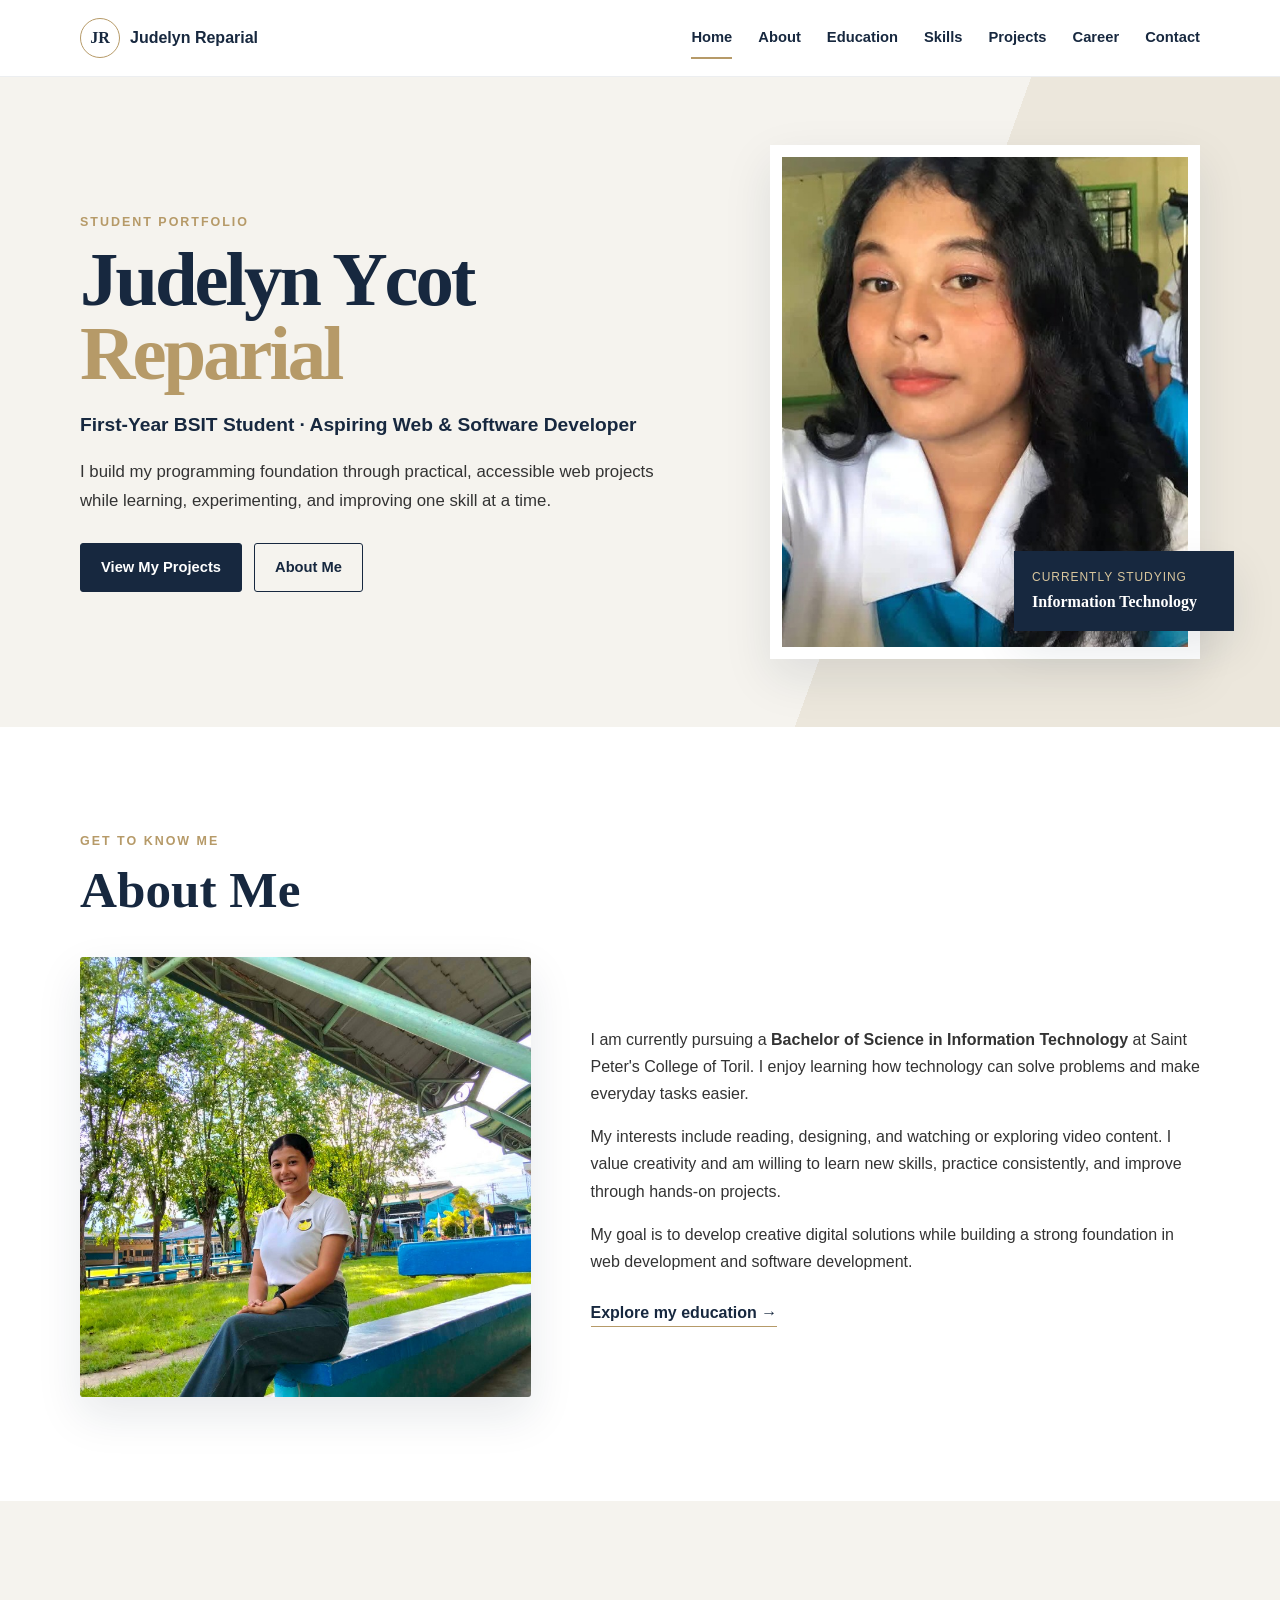
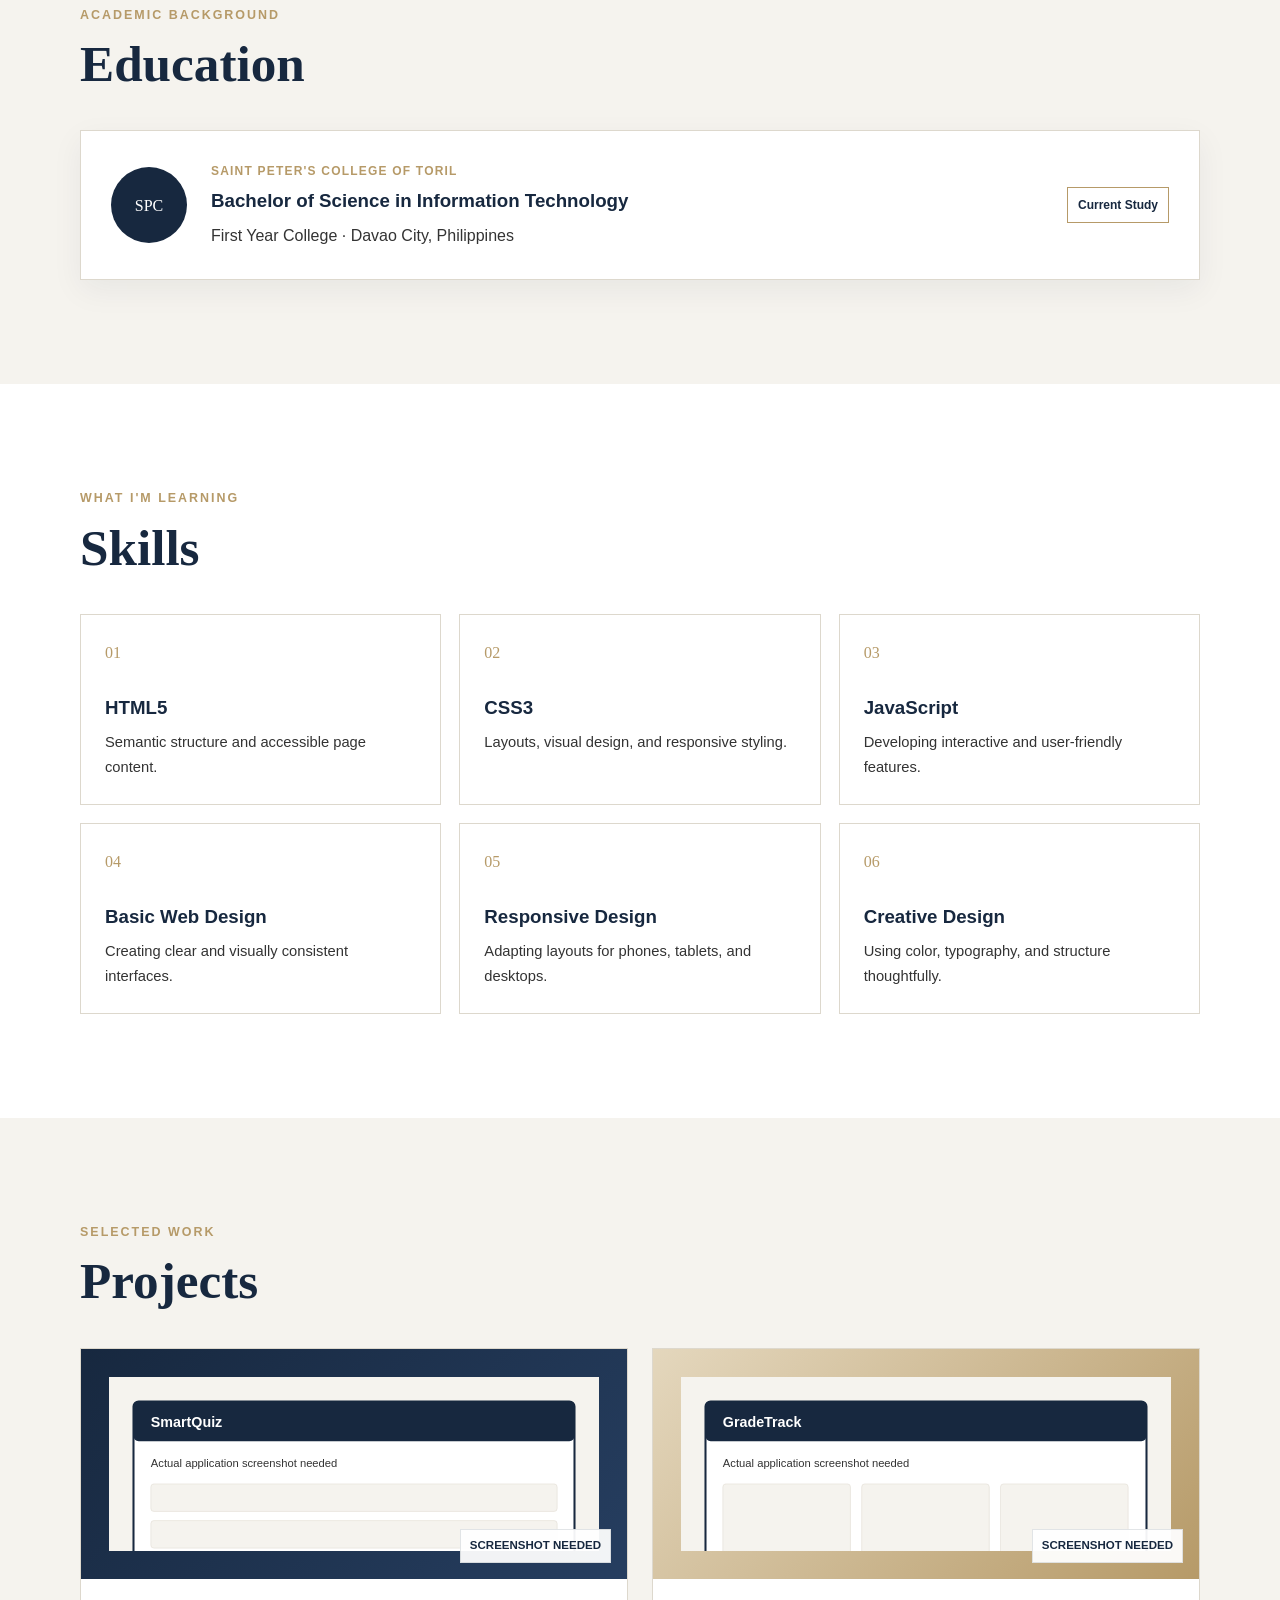
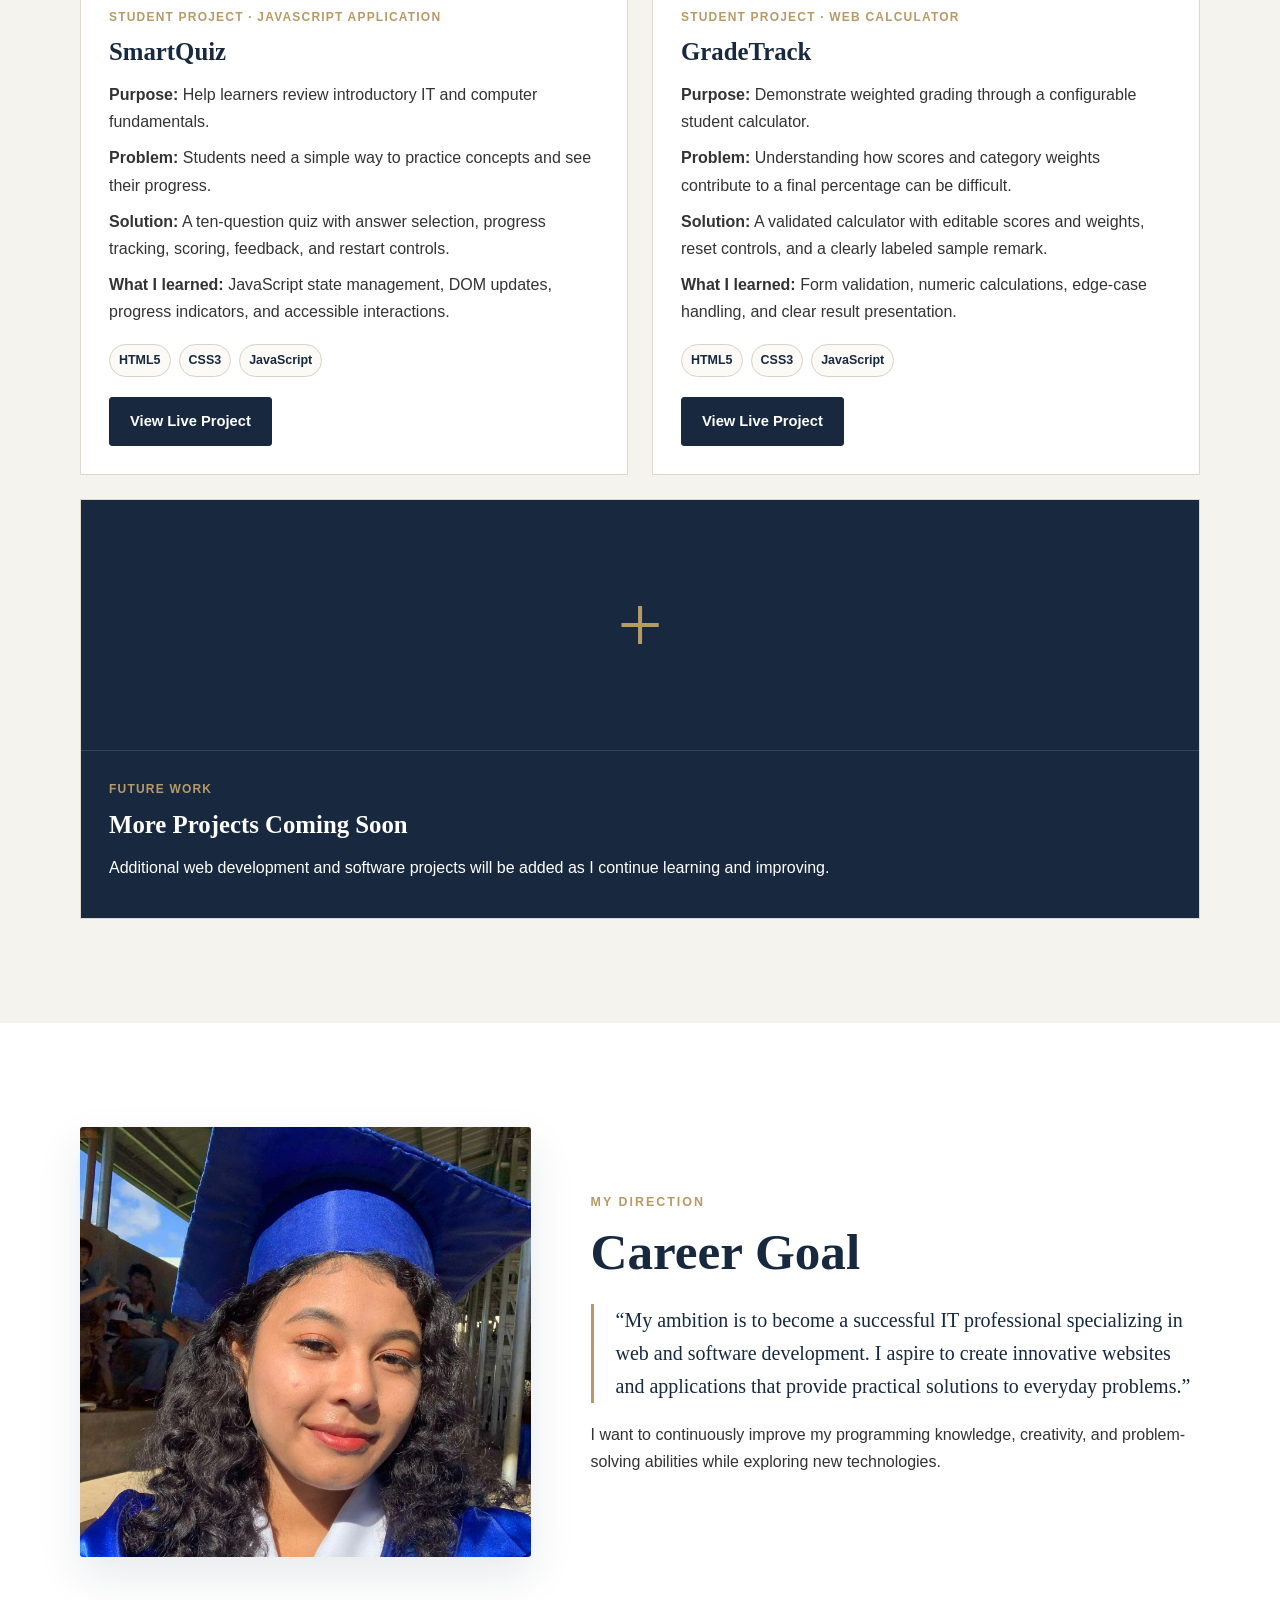
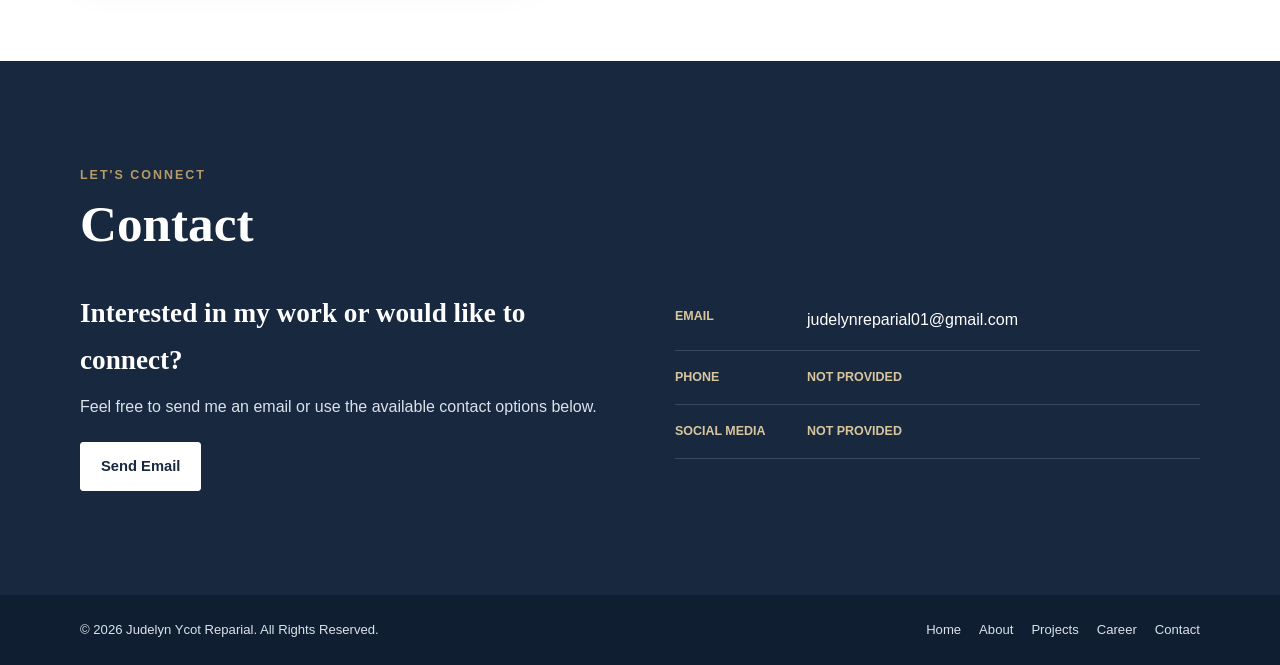
<file: index.html>
<!doctype html>
<html lang="en">
<head>
  <meta charset="UTF-8">
  <meta name="viewport" content="width=device-width, initial-scale=1.0">
  <meta name="description" content="Portfolio of Judelyn Ycot Reparial, a first-year BSIT student at Saint Peter's College of Toril in Davao City.">
  <meta name="theme-color" content="#17283F">
  <meta property="og:title" content="Judelyn Ycot Reparial | BSIT Student Portfolio">
  <meta property="og:description" content="Explore Judelyn's web development projects, skills, and education as a first-year BSIT student.">
  <meta property="og:type" content="website">
  <title>Judelyn Ycot Reparial | BSIT Student Portfolio</title>
  <link rel="icon" href="assets/favicon.svg" type="image/svg+xml">
  <link rel="stylesheet" href="css/style.css">
</head>
<body>
  <a class="skip-link" href="#main-content">Skip to main content</a>
  <header class="site-header" id="top">
    <nav class="nav container" aria-label="Primary navigation">
      <a class="brand" href="#home" aria-label="Judelyn portfolio home">
        <span class="brand-mark">JR</span>
        <span>Judelyn Reparial</span>
      </a>
      <button class="menu-toggle" type="button" aria-expanded="false" aria-controls="nav-links" aria-label="Open navigation">
        <span></span><span></span><span></span>
      </button>
      <div class="nav-links" id="nav-links">
        <a class="nav-link active" href="#home">Home</a>
        <a class="nav-link" href="#about">About</a>
        <a class="nav-link" href="#education">Education</a>
        <a class="nav-link" href="#skills">Skills</a>
        <a class="nav-link" href="#projects">Projects</a>
        <a class="nav-link" href="#career">Career</a>
        <a class="nav-link" href="#contact">Contact</a>
      </div>
    </nav>
  </header>

  <main id="main-content">
    <section class="hero" id="home">
      <div class="container hero-grid">
        <div class="hero-copy">
          <p class="eyebrow">Student Portfolio</p>
          <h1>Judelyn Ycot <span>Reparial</span></h1>
          <p class="hero-role">First-Year BSIT Student · Aspiring Web &amp; Software Developer</p>
          <p class="hero-text">I build my programming foundation through practical, accessible web projects while learning, experimenting, and improving one skill at a time.</p>
          <div class="hero-actions">
            <a class="button button-primary" href="#projects">View My Projects</a>
            <a class="button button-secondary" href="#about">About Me</a>
          </div>
        </div>
        <div class="hero-visual">
          <div class="portrait-frame">
            <img src="assets/images/profile.jpg" alt="Portrait of Judelyn Ycot Reparial" width="768" height="782" fetchpriority="high">
          </div>
          <div class="portrait-note">
            <span>Currently studying</span>
            <strong>Information Technology</strong>
          </div>
        </div>
      </div>
    </section>

    <section class="section" id="about">
      <div class="container">
        <div class="section-heading">
          <p class="eyebrow">Get to Know Me</p>
          <h2>About Me</h2>
        </div>
        <div class="about-grid">
          <div class="about-photo">
            <img src="assets/images/campus.jpg" alt="Judelyn sitting outdoors on campus" width="768" height="1024" loading="lazy">
          </div>
          <div class="about-copy">
            <p>I am currently pursuing a <strong>Bachelor of Science in Information Technology</strong> at Saint Peter's College of Toril. I enjoy learning how technology can solve problems and make everyday tasks easier.</p>
            <p>My interests include reading, designing, and watching or exploring video content. I value creativity and am willing to learn new skills, practice consistently, and improve through hands-on projects.</p>
            <p>My goal is to develop creative digital solutions while building a strong foundation in web development and software development.</p>
            <a class="text-link" href="#education">Explore my education <span aria-hidden="true">→</span></a>
          </div>
        </div>
      </div>
    </section>

    <section class="section section-tinted" id="education">
      <div class="container">
        <div class="section-heading">
          <p class="eyebrow">Academic Background</p>
          <h2>Education</h2>
        </div>
        <article class="education-card">
          <div class="education-icon" aria-hidden="true">SPC</div>
          <div>
            <p class="card-kicker">Saint Peter's College of Toril</p>
            <h3>Bachelor of Science in Information Technology</h3>
            <p>First Year College · Davao City, Philippines</p>
          </div>
          <span class="status-badge">Current Study</span>
        </article>
      </div>
    </section>

    <section class="section" id="skills">
      <div class="container">
        <div class="section-heading">
          <p class="eyebrow">What I'm Learning</p>
          <h2>Skills</h2>
        </div>
        <div class="skill-grid">
          <article class="skill-card"><span class="skill-number">01</span><h3>HTML5</h3><p>Semantic structure and accessible page content.</p></article>
          <article class="skill-card"><span class="skill-number">02</span><h3>CSS3</h3><p>Layouts, visual design, and responsive styling.</p></article>
          <article class="skill-card"><span class="skill-number">03</span><h3>JavaScript</h3><p>Developing interactive and user-friendly features.</p></article>
          <article class="skill-card"><span class="skill-number">04</span><h3>Basic Web Design</h3><p>Creating clear and visually consistent interfaces.</p></article>
          <article class="skill-card"><span class="skill-number">05</span><h3>Responsive Design</h3><p>Adapting layouts for phones, tablets, and desktops.</p></article>
          <article class="skill-card"><span class="skill-number">06</span><h3>Creative Design</h3><p>Using color, typography, and structure thoughtfully.</p></article>
        </div>
      </div>
    </section>

    <section class="section section-tinted" id="projects">
      <div class="container">
        <div class="section-heading">
          <p class="eyebrow">Selected Work</p>
          <h2>Projects</h2>
        </div>
        <div class="project-grid">
          <article class="project-card">
            <div class="project-preview quiz-preview">
              <img class="project-screenshot" src="assets/images/projects/smartquiz-placeholder.svg" alt="Placeholder for a screenshot of the working SmartQuiz application" width="960" height="540" loading="lazy">
              <span class="screenshot-label">Screenshot needed</span>
            </div>
            <div class="project-body">
              <p class="card-kicker">Student Project · JavaScript Application</p>
              <h3>SmartQuiz</h3>
              <p><strong>Purpose:</strong> Help learners review introductory IT and computer fundamentals.</p>
              <p><strong>Problem:</strong> Students need a simple way to practice concepts and see their progress.</p>
              <p><strong>Solution:</strong> A ten-question quiz with answer selection, progress tracking, scoring, feedback, and restart controls.</p>
              <p><strong>What I learned:</strong> JavaScript state management, DOM updates, progress indicators, and accessible interactions.</p>
              <div class="tech-tags" aria-label="Technologies used"><span>HTML5</span><span>CSS3</span><span>JavaScript</span></div>
              <a class="button button-primary" href="projects/smartquiz/index.html" aria-label="Open the working SmartQuiz application">View Live Project</a>
            </div>
          </article>

          <article class="project-card">
            <div class="project-preview grade-preview">
              <img class="project-screenshot" src="assets/images/projects/gradetrack-placeholder.svg" alt="Placeholder for a screenshot of the working GradeTrack application" width="960" height="540" loading="lazy">
              <span class="screenshot-label">Screenshot needed</span>
            </div>
            <div class="project-body">
              <p class="card-kicker">Student Project · Web Calculator</p>
              <h3>GradeTrack</h3>
              <p><strong>Purpose:</strong> Demonstrate weighted grading through a configurable student calculator.</p>
              <p><strong>Problem:</strong> Understanding how scores and category weights contribute to a final percentage can be difficult.</p>
              <p><strong>Solution:</strong> A validated calculator with editable scores and weights, reset controls, and a clearly labeled sample remark.</p>
              <p><strong>What I learned:</strong> Form validation, numeric calculations, edge-case handling, and clear result presentation.</p>
              <div class="tech-tags" aria-label="Technologies used"><span>HTML5</span><span>CSS3</span><span>JavaScript</span></div>
              <a class="button button-primary" href="projects/gradetrack/index.html" aria-label="Open the working GradeTrack application">View Live Project</a>
            </div>
          </article>

          <article class="project-card coming-card">
            <div class="coming-mark" aria-hidden="true">+</div>
            <div class="project-body">
              <p class="card-kicker">Future Work</p>
              <h3>More Projects Coming Soon</h3>
              <p>Additional web development and software projects will be added as I continue learning and improving.</p>
            </div>
          </article>
        </div>
      </div>
    </section>

    <section class="section" id="career">
      <div class="container career-grid">
        <div class="career-photo">
          <img src="assets/images/graduation.jpg" alt="Judelyn wearing a graduation cap" width="768" height="1024" loading="lazy">
        </div>
        <div class="career-copy">
          <p class="eyebrow">My Direction</p>
          <h2>Career Goal</h2>
          <blockquote>“My ambition is to become a successful IT professional specializing in web and software development. I aspire to create innovative websites and applications that provide practical solutions to everyday problems.”</blockquote>
          <p>I want to continuously improve my programming knowledge, creativity, and problem-solving abilities while exploring new technologies.</p>
        </div>
      </div>
    </section>

    <section class="section contact-section" id="contact">
      <div class="container">
        <div class="section-heading">
          <p class="eyebrow">Let's Connect</p>
          <h2>Contact</h2>
        </div>
        <div class="contact-grid">
          <div class="contact-intro">
            <h3>Interested in my work or would like to connect?</h3>
            <p>Feel free to send me an email or use the available contact options below.</p>
            <a class="button button-light" href="mailto:judelynreparial01@gmail.com">Send Email</a>
          </div>
          <address class="contact-list">
            <div><span>Email</span><a href="mailto:judelynreparial01@gmail.com">judelynreparial01@gmail.com</a></div>
            <div><span>Phone</span><span class="contact-placeholder">Not provided</span></div>
            <div><span>Social Media</span><span class="contact-placeholder">Not provided</span></div>
          </address>
        </div>
      </div>
    </section>
  </main>

  <footer class="site-footer">
    <div class="container footer-grid">
      <p>© 2026 Judelyn Ycot Reparial. All Rights Reserved.</p>
      <nav aria-label="Footer navigation">
        <a href="#home">Home</a>
        <a href="#about">About</a>
        <a href="#projects">Projects</a>
        <a href="#career">Career</a>
        <a href="#contact">Contact</a>
      </nav>
    </div>
  </footer>
  <button class="back-to-top" type="button" aria-label="Back to top">↑</button>
  <script src="js/script.js"></script>
</body>
</html>
</file>
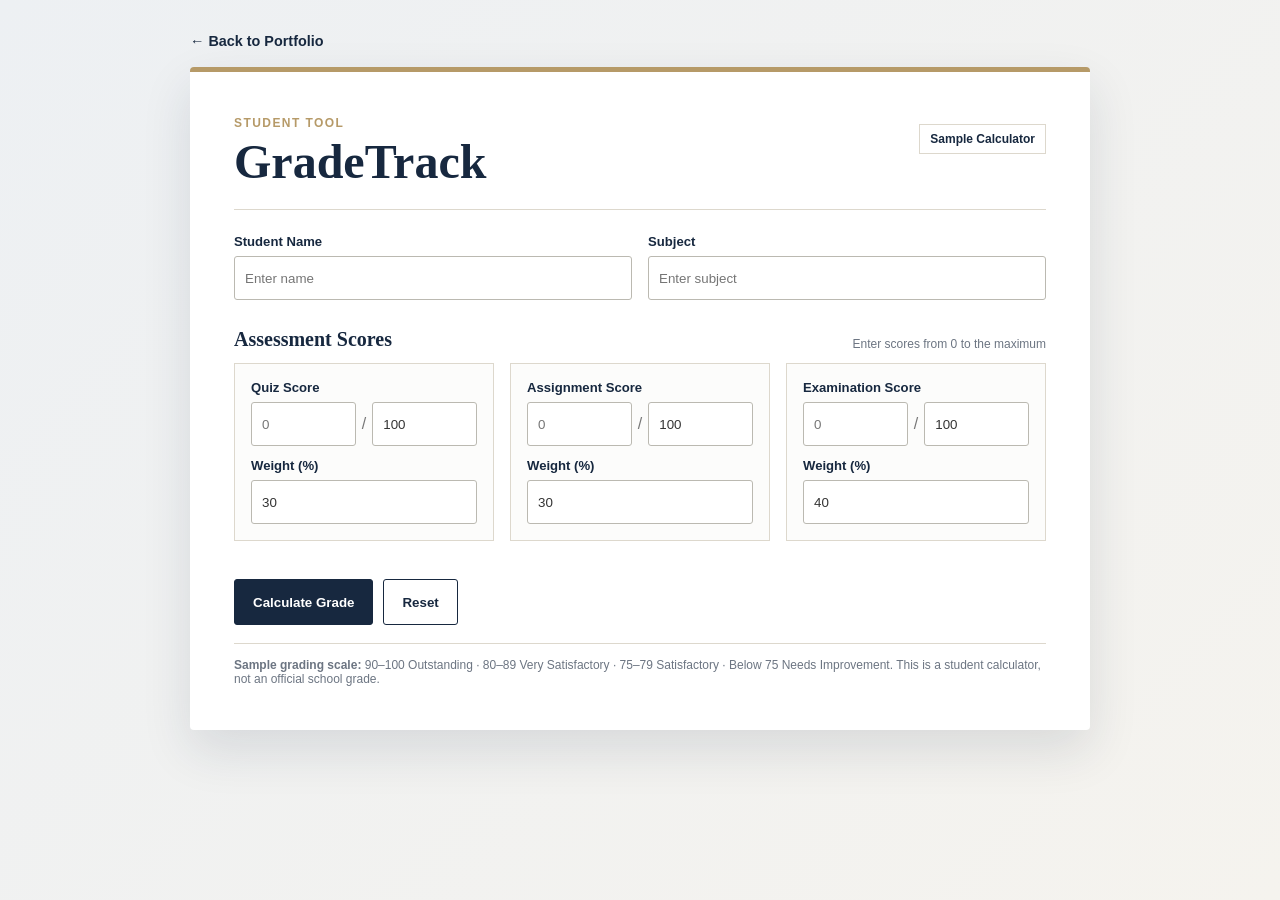
<file: projects/gradetrack/index.html>
<!doctype html>
<html lang="en">
<head>
  <meta charset="UTF-8">
  <meta name="viewport" content="width=device-width, initial-scale=1.0">
  <title>GradeTrack | Student Portfolio</title>
  <link rel="stylesheet" href="grading.css">
</head>
<body>
  <main class="app-shell">
    <a class="back-link" href="../../index.html">← Back to Portfolio</a>
    <section class="grade-card" aria-labelledby="app-title">
      <header class="grade-header">
        <div><p class="eyebrow">Student Tool</p><h1 id="app-title">GradeTrack</h1></div>
        <span class="status">Sample Calculator</span>
      </header>
      <form id="grade-form" novalidate>
        <div class="form-grid">
          <div class="field"><label for="student-name">Student Name</label><input id="student-name" type="text" placeholder="Enter name" maxlength="80" aria-describedby="form-message"></div>
          <div class="field"><label for="subject">Subject</label><input id="subject" type="text" placeholder="Enter subject" maxlength="80" aria-describedby="form-message"></div>
        </div>

        <div class="assessment-heading"><h2>Assessment Scores</h2><span>Enter scores from 0 to the maximum</span></div>
        <div class="assessment-grid">
          <div class="assessment">
            <label for="quiz-score">Quiz Score</label>
            <div class="score-row"><input id="quiz-score" type="number" min="0" step="0.01" placeholder="0"><span> / </span><input id="quiz-max" type="number" min="0.01" step="0.01" value="100" aria-label="Quiz maximum score"></div>
            <label class="weight-label" for="quiz-weight">Weight (%)</label><input id="quiz-weight" class="weight" type="number" min="0" max="100" step="0.01" value="30">
          </div>
          <div class="assessment">
            <label for="assignment-score">Assignment Score</label>
            <div class="score-row"><input id="assignment-score" type="number" min="0" step="0.01" placeholder="0"><span> / </span><input id="assignment-max" type="number" min="0.01" step="0.01" value="100" aria-label="Assignment maximum score"></div>
            <label class="weight-label" for="assignment-weight">Weight (%)</label><input id="assignment-weight" class="weight" type="number" min="0" max="100" step="0.01" value="30">
          </div>
          <div class="assessment">
            <label for="exam-score">Examination Score</label>
            <div class="score-row"><input id="exam-score" type="number" min="0" step="0.01" placeholder="0"><span> / </span><input id="exam-max" type="number" min="0.01" step="0.01" value="100" aria-label="Examination maximum score"></div>
            <label class="weight-label" for="exam-weight">Weight (%)</label><input id="exam-weight" class="weight" type="number" min="0" max="100" step="0.01" value="40">
          </div>
        </div>

        <p id="form-message" class="form-message" role="alert"></p>
        <div class="form-actions">
          <button class="primary-button" type="submit">Calculate Grade</button>
          <button class="secondary-button" type="reset">Reset</button>
        </div>
      </form>

      <div id="result-panel" class="result-panel" hidden aria-live="polite">
        <div><p>Weighted Final Percentage</p><strong id="final-grade">0.00%</strong></div>
        <div><p>Sample Remark</p><strong id="grade-remark">—</strong></div>
      </div>
      <p class="scale-note"><strong>Sample grading scale:</strong> 90–100 Outstanding · 80–89 Very Satisfactory · 75–79 Satisfactory · Below 75 Needs Improvement. This is a student calculator, not an official school grade.</p>
    </section>
  </main>
  <script src="grading.js"></script>
</body>
</html>
</file>
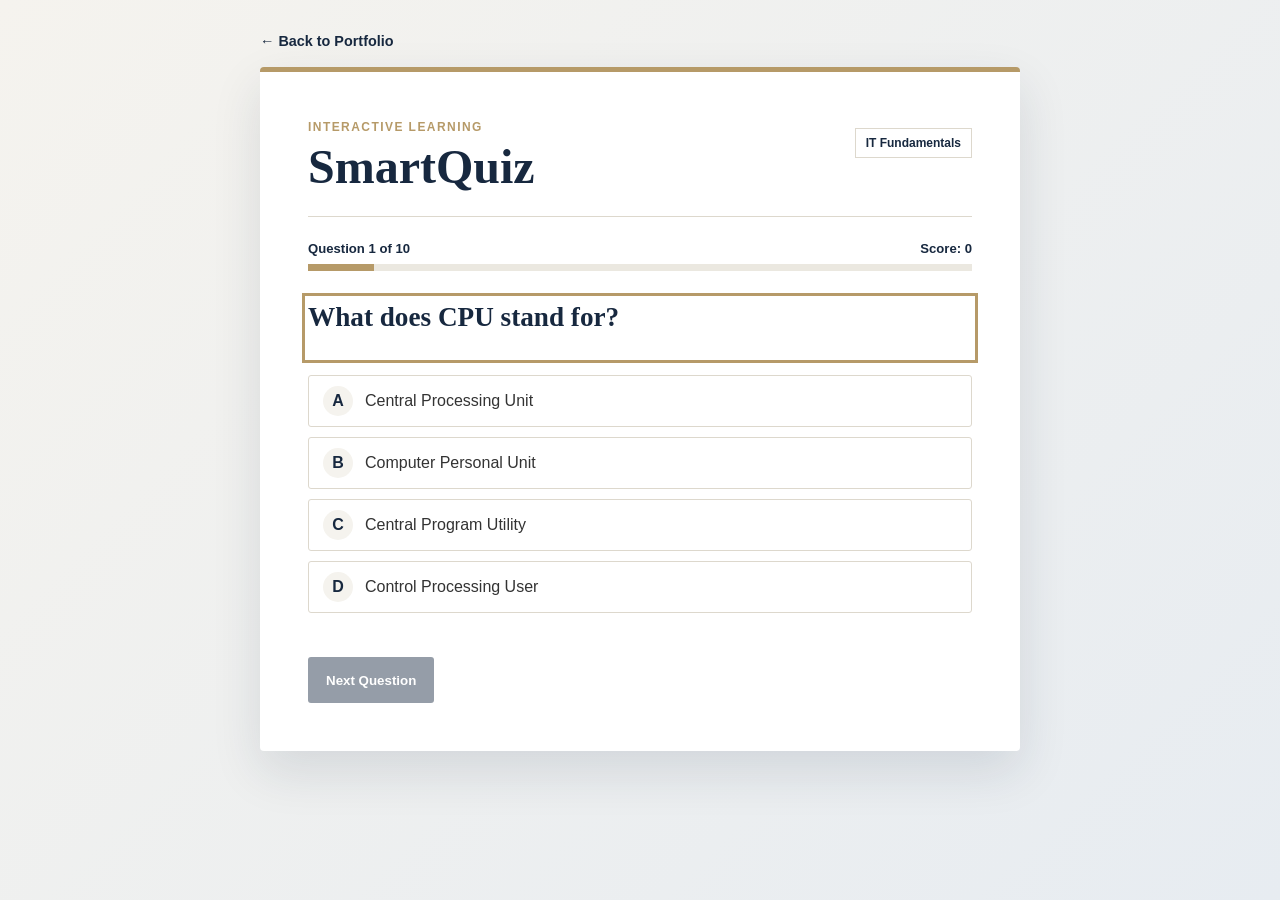
<file: projects/smartquiz/index.html>
<!doctype html>
<html lang="en">
<head>
  <meta charset="UTF-8">
  <meta name="viewport" content="width=device-width, initial-scale=1.0">
  <title>SmartQuiz | Student Portfolio</title>
  <link rel="stylesheet" href="quiz.css">
</head>
<body>
  <main class="app-shell">
    <a class="back-link" href="../../index.html">← Back to Portfolio</a>
    <section class="quiz-card" aria-labelledby="app-title">
      <header class="quiz-header">
        <div>
          <p class="eyebrow">Interactive Learning</p>
          <h1 id="app-title">SmartQuiz</h1>
        </div>
        <span class="topic">IT Fundamentals</span>
      </header>

      <div id="quiz-view">
        <div class="progress-row" aria-live="polite">
          <span id="question-count">Question 1 of 10</span>
          <span id="score-count">Score: 0</span>
        </div>
        <div class="progress-track" aria-hidden="true"><div id="progress-bar"></div></div>
        <h2 id="question-text" tabindex="-1"></h2>
        <fieldset class="answers" id="answers"><legend class="visually-hidden">Answer choices</legend></fieldset>
        <p id="quiz-message" class="quiz-message" role="alert"></p>
        <button id="next-button" class="primary-button" type="button" disabled>Next Question</button>
      </div>

      <div id="result-view" class="result-view" hidden>
        <div class="result-mark" id="result-mark">A+</div>
        <p class="eyebrow">Quiz Complete</p>
        <h2 id="result-title">Great work!</h2>
        <p id="result-message"></p>
        <p class="final-score">Final score: <strong id="final-score">0 / 10</strong></p>
        <button id="restart-button" class="primary-button" type="button">Restart Quiz</button>
      </div>
    </section>
  </main>
  <script src="quiz.js"></script>
</body>
</html>
</file>
<file: css/style.css>
:root {
  --navy: #17283f;
  --ivory: #f5f3ee;
  --gold: #b69a68;
  --white: #ffffff;
  --gray: #333333;
  --muted: #687386;
  --line: #ddd8cd;
  --shadow: 0 18px 45px rgba(23, 40, 63, 0.10);
}

* { box-sizing: border-box; }
html { scroll-behavior: smooth; scroll-padding-top: 76px; }
body { margin: 0; font-family: Inter, "Segoe UI", Arial, Helvetica, sans-serif; color: var(--gray); background: var(--white); line-height: 1.7; }
body.menu-open { overflow: hidden; }
img { display: block; max-width: 100%; }
a { color: inherit; }
.container { width: min(1120px, calc(100% - 40px)); margin-inline: auto; }
.skip-link { position: fixed; left: 12px; top: -60px; z-index: 999; padding: 10px 14px; background: var(--navy); color: var(--white); }
.skip-link:focus { top: 12px; }
:focus-visible { outline: 3px solid var(--gold); outline-offset: 3px; }

.site-header { position: sticky; top: 0; z-index: 100; background: rgba(255,255,255,.96); border-bottom: 1px solid rgba(23,40,63,.08); }
.nav { height: 76px; display: flex; align-items: center; justify-content: space-between; }
.brand { display: flex; align-items: center; gap: 10px; text-decoration: none; color: var(--navy); font-weight: 700; }
.brand-mark { width: 40px; height: 40px; display: grid; place-items: center; border: 1px solid var(--gold); border-radius: 50%; font-family: Georgia, serif; color: var(--navy); }
.nav-links { display: flex; align-items: center; gap: 26px; }
.nav-link { position: relative; text-decoration: none; color: var(--navy); font-size: 0.92rem; font-weight: 700; }
.nav-link::after { content: ""; position: absolute; left: 0; right: 100%; bottom: -8px; height: 2px; background: var(--gold); transition: right .2s ease; }
.nav-link:hover::after, .nav-link.active::after { right: 0; }
.menu-toggle { display: none; border: 0; background: transparent; padding: 8px; }
.menu-toggle span { display: block; width: 24px; height: 2px; margin: 5px 0; background: var(--navy); }
.menu-toggle span { transition: transform .2s ease, opacity .2s ease; }
.menu-toggle[aria-expanded="true"] span:nth-child(1) { transform: translateY(7px) rotate(45deg); }
.menu-toggle[aria-expanded="true"] span:nth-child(2) { opacity: 0; }
.menu-toggle[aria-expanded="true"] span:nth-child(3) { transform: translateY(-7px) rotate(-45deg); }

.hero { min-height: 650px; display: flex; align-items: center; background: linear-gradient(110deg, var(--ivory) 0%, var(--ivory) 68%, #ece7dc 68%, #ece7dc 100%); }
.hero-grid { display: grid; grid-template-columns: 1.15fr .85fr; align-items: center; gap: 70px; }
.eyebrow { margin: 0 0 10px; color: var(--gold); font-size: .78rem; font-weight: 800; letter-spacing: .16em; text-transform: uppercase; }
.hero h1 { margin: 0; color: var(--navy); font-family: Georgia, "Times New Roman", serif; font-size: clamp(3.2rem, 6vw, 5.8rem); line-height: .96; letter-spacing: -.04em; }
.hero h1 span { display: block; color: var(--gold); }
.hero-role { margin: 18px 0 12px; color: var(--navy); font-size: 1.2rem; font-weight: 800; }
.hero-text { max-width: 620px; font-size: 1.05rem; }
.hero-actions { display: flex; flex-wrap: wrap; gap: 12px; margin-top: 28px; }
.button { min-height: 46px; display: inline-flex; align-items: center; justify-content: center; padding: 11px 20px; border: 1px solid var(--navy); border-radius: 3px; text-decoration: none; font-size: .92rem; font-weight: 800; transition: background .2s ease, color .2s ease, transform .2s ease; }
.button:hover { transform: translateY(-2px); }
.button-primary { background: var(--navy); color: var(--white); }
.button-primary:hover { background: #223958; }
.button-secondary { background: transparent; color: var(--navy); }
.button-light { border-color: var(--white); background: var(--white); color: var(--navy); }
.hero-visual { position: relative; max-width: 430px; justify-self: end; }
.portrait-frame { padding: 12px; background: var(--white); box-shadow: var(--shadow); }
.portrait-frame img { width: 100%; height: 490px; object-fit: cover; object-position: center 20%; }
.portrait-note { position: absolute; right: -34px; bottom: 28px; width: 220px; padding: 16px 18px; background: var(--navy); color: var(--white); box-shadow: var(--shadow); }
.portrait-note span { display: block; color: #d9c69d; font-size: .75rem; text-transform: uppercase; letter-spacing: .08em; }
.portrait-note strong { font-family: Georgia, serif; }

.section { padding: 104px 0; }
.section-tinted { background: var(--ivory); }
.section-heading { margin-bottom: 38px; }
.section-heading h2, .career-copy h2 { margin: 0; color: var(--navy); font-family: Georgia, serif; font-size: clamp(2.1rem, 4vw, 3.2rem); line-height: 1.1; }
.about-grid { display: grid; grid-template-columns: .85fr 1.15fr; align-items: center; gap: 60px; }
.about-photo img { height: 440px; width: 100%; object-fit: cover; border-radius: 3px; box-shadow: var(--shadow); }
.about-copy p { margin: 0 0 16px; }
.text-link { display: inline-block; margin-top: 8px; color: var(--navy); font-weight: 800; text-decoration: none; border-bottom: 1px solid var(--gold); }

.education-card { display: grid; grid-template-columns: 76px 1fr auto; align-items: center; gap: 24px; padding: 30px; background: var(--white); border: 1px solid var(--line); box-shadow: 0 10px 30px rgba(23,40,63,.06); }
.education-icon { width: 76px; height: 76px; display: grid; place-items: center; border-radius: 50%; background: var(--navy); color: var(--white); font-family: Georgia, serif; }
.education-card h3 { margin: 3px 0 5px; color: var(--navy); }
.education-card p { margin: 0; }
.card-kicker { margin: 0 0 4px !important; color: var(--gold); font-size: .75rem; font-weight: 800; letter-spacing: .1em; text-transform: uppercase; }
.status-badge { padding: 7px 10px; border: 1px solid var(--gold); color: var(--navy); font-size: .75rem; font-weight: 800; }

.skill-grid { display: grid; grid-template-columns: repeat(3, 1fr); gap: 18px; }
.skill-card { min-height: 180px; padding: 24px; border: 1px solid var(--line); background: var(--white); transition: transform .2s ease, box-shadow .2s ease; }
.skill-card:hover { transform: translateY(-4px); box-shadow: var(--shadow); }
.skill-number { color: var(--gold); font-family: Georgia, serif; }
.skill-card h3 { margin: 26px 0 6px; color: var(--navy); }
.skill-card p { margin: 0; font-size: .92rem; }

.project-grid { display: grid; grid-template-columns: repeat(2, 1fr); gap: 24px; }
.project-card { overflow: hidden; background: var(--white); border: 1px solid var(--line); }
.project-preview { position: relative; height: 230px; padding: 28px; background: var(--navy); }
.project-screenshot { width: 100%; height: 100%; object-fit: cover; object-position: top center; }
.screenshot-label { position: absolute; right: 16px; bottom: 16px; padding: 6px 9px; border: 1px solid rgba(23,40,63,.12); background: rgba(255,255,255,.94); color: var(--navy); font-size: .72rem; font-weight: 800; text-transform: uppercase; }
.tech-tags { display: flex; flex-wrap: wrap; gap: 8px; margin: 18px 0 20px; }
.tech-tags span { padding: 5px 9px; border: 1px solid #d7d2c6; border-radius: 999px; background: #fbfaf7; color: var(--navy); font-size: .78rem; font-weight: 800; }
.project-body p { margin: 0 0 9px; }
.contact-placeholder { color: #dbe2ea; font-weight: 700; }
.quiz-preview { background: linear-gradient(135deg, #17283f 0%, #263e60 100%); }
.grade-preview { background: linear-gradient(135deg, #e4d7bd 0%, #b69a68 100%); }
.preview-label { color: rgba(255,255,255,.75); font-size: .72rem; text-transform: uppercase; letter-spacing: .12em; }
.preview-window { position: absolute; left: 50%; bottom: -12px; width: 76%; height: 170px; transform: translateX(-50%) rotate(-2deg); padding: 24px; background: var(--white); box-shadow: 0 16px 30px rgba(23,40,63,.18); }
.preview-window span { display: block; color: var(--gold); font-size: .76rem; font-weight: 800; text-transform: uppercase; }
.preview-window strong { display: block; margin-top: 18px; color: var(--navy); font-family: Georgia, serif; font-size: 1.25rem; }
.preview-progress { height: 7px; margin-top: 24px; background: #e8e5dc; }
.preview-progress i { display: block; width: 68%; height: 100%; background: var(--gold); }
.grade-bars { display: flex; align-items: end; gap: 8px; height: 50px; margin-top: 16px; }
.grade-bars i { width: 28%; height: 55%; background: #8da0b7; }
.grade-bars i:nth-child(2) { height: 78%; background: var(--gold); }
.grade-bars i:nth-child(3) { height: 95%; background: var(--navy); }
.project-body { padding: 28px; }
.project-body h3 { margin: 4px 0 8px; color: var(--navy); font-family: Georgia, serif; font-size: 1.55rem; }
.feature-list { padding: 0; margin: 16px 0 22px; list-style: none; }
.feature-list li { position: relative; padding-left: 18px; margin: 5px 0; font-size: .9rem; }
.feature-list li::before { content: ""; position: absolute; left: 0; top: .7em; width: 7px; height: 7px; border: 1px solid var(--gold); transform: rotate(45deg); }
.coming-card { min-height: 420px; display: grid; grid-template-rows: 1fr auto; align-items: center; background: var(--navy); color: var(--white); grid-column: 1 / -1; }
.coming-card .project-body { border-top: 1px solid rgba(255,255,255,.12); }
.coming-card .project-body h3 { color: var(--white); }
.coming-mark { justify-self: center; font-family: Georgia, serif; font-size: 5rem; color: var(--gold); }

.career-grid { display: grid; grid-template-columns: .85fr 1.15fr; align-items: center; gap: 60px; }
.career-photo img { width: 100%; height: 430px; object-fit: cover; object-position: center 20%; border-radius: 3px; box-shadow: var(--shadow); }
.career-copy blockquote { margin: 24px 0 18px; padding-left: 22px; border-left: 3px solid var(--gold); color: var(--navy); font-family: Georgia, serif; font-size: 1.25rem; line-height: 1.65; }

.contact-section { background: var(--navy); color: var(--white); }
.contact-section .section-heading h2 { color: var(--white); }
.contact-grid { display: grid; grid-template-columns: 1fr 1fr; gap: 70px; }
.contact-intro h3 { margin: 0 0 10px; font-family: Georgia, serif; font-size: 1.7rem; }
.contact-intro p { margin: 0 0 22px; color: #dbe2ea; }
.contact-list { font-style: normal; }
.contact-list div { display: grid; grid-template-columns: 120px 1fr; gap: 12px; padding: 16px 0; border-bottom: 1px solid rgba(255,255,255,.15); }
.contact-list span { color: #d9c69d; font-size: .78rem; font-weight: 800; text-transform: uppercase; }
.contact-list a { overflow-wrap: anywhere; color: var(--white); text-decoration: none; }

.site-footer { padding: 24px 0; background: #101e31; color: #dbe2ea; font-size: .82rem; }
.footer-grid { display: flex; align-items: center; justify-content: space-between; gap: 20px; }
.footer-grid p { margin: 0; }
.footer-grid nav { display: flex; gap: 18px; }
.footer-grid a { text-decoration: none; }
.back-to-top { position: fixed; right: 20px; bottom: 20px; z-index: 90; width: 44px; height: 44px; border: 0; border-radius: 50%; background: var(--gold); color: var(--navy); font-size: 1.2rem; cursor: pointer; opacity: 0; visibility: hidden; transform: translateY(10px); transition: .2s ease; }
.back-to-top.visible { opacity: 1; visibility: visible; transform: translateY(0); }

.hero-copy,
.hero-visual {
  opacity: 0;
  animation: hero-enter .75s cubic-bezier(.2,.75,.25,1) forwards;
}

.hero-visual { animation-delay: .14s; }

.reveal {
  opacity: 0;
  transform: translateY(24px);
  transition: opacity .65s ease, transform .65s cubic-bezier(.2,.75,.25,1);
}

.reveal.is-visible {
  opacity: 1;
  transform: translateY(0);
}

.project-card,
.skill-card,
.education-card,
.contact-grid {
  transition: transform .28s ease, box-shadow .28s ease, border-color .28s ease;
}

.project-card:hover,
.skill-card:hover,
.education-card:hover {
  border-color: rgba(182, 154, 104, .7);
  box-shadow: 0 20px 42px rgba(23, 40, 63, .12);
}

.project-preview {
  overflow: hidden;
}

.preview-window {
  transition: transform .45s cubic-bezier(.2,.75,.25,1);
}

.project-card:hover .preview-window {
  transform: translateX(-50%) rotate(-1deg) translateY(-4px);
}

.portrait-frame {
  overflow: hidden;
  transition: transform .35s ease, box-shadow .35s ease;
}

.portrait-frame img {
  transition: transform .7s cubic-bezier(.2,.75,.25,1);
}

.portrait-frame:hover img {
  transform: scale(1.025);
}

.button,
.text-link,
.footer-grid a,
.contact-list a {
  transition: color .2s ease, background .2s ease, border-color .2s ease, transform .2s ease;
}

@keyframes hero-enter {
  from {
    opacity: 0;
    transform: translateY(18px);
  }
  to {
    opacity: 1;
    transform: translateY(0);
  }
}

@media (max-width: 900px) {
  .hero-grid, .about-grid, .career-grid { grid-template-columns: 1fr 1fr; gap: 35px; }
  .portrait-note { right: -10px; }
  .skill-grid { grid-template-columns: repeat(2, 1fr); }
  .nav-links { gap: 14px; }
}

@media (max-width: 720px) {
  html { scroll-padding-top: 68px; }
  .container { width: min(100% - 32px, 1120px); }
  .nav { height: 68px; }
  .brand > span:last-child { display: inline; max-width: 155px; font-size: .82rem; line-height: 1.1; }
  .menu-toggle { display: block; }
  .nav-links { position: absolute; left: 0; right: 0; top: 68px; display: none; align-items: stretch; flex-direction: column; gap: 0; padding: 10px 16px 18px; background: var(--white); border-bottom: 1px solid var(--line); box-shadow: 0 12px 20px rgba(23,40,63,.08); }
  .nav-links.open { display: flex; }
  .nav-link { padding: 12px 8px; }
  .nav-link::after { bottom: 5px; }

  .hero { min-height: auto; padding: 58px 0 72px; background: var(--ivory); }
  .hero-grid, .about-grid, .career-grid, .contact-grid { grid-template-columns: 1fr; }
  .hero-grid { display: flex; flex-direction: column-reverse; gap: 38px; }
  .hero-copy { width: 100%; }
  .hero h1 { font-size: clamp(2.8rem, 15vw, 4.2rem); }
  .hero-text { font-size: 1rem; }
  .hero-visual { width: min(82%, 360px); justify-self: center; }
  .portrait-frame img { height: 390px; }
  .portrait-note { right: -30px; bottom: 18px; width: 190px; }
  .hero-actions .button { flex: 1 1 150px; }

  .section { padding: 68px 0; }
  .section-heading { margin-bottom: 28px; }
  .about-grid { gap: 28px; }
  .about-photo img { height: 380px; }
  .education-card { grid-template-columns: 58px 1fr; padding: 20px; }
  .education-icon { width: 58px; height: 58px; }
  .status-badge { grid-column: 2; justify-self: start; }
  .skill-grid { grid-template-columns: 1fr; }
  .skill-card { min-height: 150px; }
  .project-grid { grid-template-columns: 1fr; }
  .coming-card { grid-column: auto; min-height: 340px; }
  .career-grid { gap: 28px; }
  .career-photo img { height: 380px; }
  .contact-grid { gap: 38px; }
  .contact-list div { grid-template-columns: 105px 1fr; }
  .footer-grid { align-items: flex-start; flex-direction: column; }
  .footer-grid nav { flex-wrap: wrap; }
}

@media (max-width: 420px) {
  .container { width: calc(100% - 28px); }
  .hero h1 { font-size: 2.75rem; }
  .portrait-frame img { height: 350px; }
  .portrait-note { right: -18px; width: 180px; }
  .about-photo img, .career-photo img { height: 330px; }
  .education-card { grid-template-columns: 1fr; }
  .education-icon { width: 54px; height: 54px; }
  .status-badge { grid-column: 1; }
  .project-preview { height: 210px; padding: 20px; }
  .preview-window { width: 86%; }
  .contact-list div { grid-template-columns: 1fr; gap: 2px; }
}

@media (prefers-reduced-motion: reduce) {
  html { scroll-behavior: auto; }

  *,
  *::before,
  *::after {
    animation-duration: .01ms !important;
    animation-iteration-count: 1 !important;
    transition-duration: .01ms !important;
  }

  .reveal {
    opacity: 1;
    transform: none;
  }
}
</file>
<file: projects/gradetrack/grading.css>
:root { --navy:#17283f; --ivory:#f5f3ee; --gold:#b69a68; --white:#fff; --gray:#333; --line:#ddd8cd; --danger:#9b2935; }
* { box-sizing: border-box; }
body { margin: 0; min-height: 100vh; font-family: Arial, Helvetica, sans-serif; color: var(--gray); background: linear-gradient(135deg, #edf0f3, var(--ivory)); }
.app-shell { width: min(900px, calc(100% - 32px)); margin: 0 auto; padding: 32px 0 60px; }
.back-link { display:inline-block; margin-bottom:18px; color:var(--navy); font-size:.9rem; font-weight:800; text-decoration:none; }
.grade-card { padding: clamp(24px,5vw,44px); background:var(--white); border-top:5px solid var(--gold); border-radius:4px; box-shadow:0 20px 50px rgba(23,40,63,.12); }
.grade-header { display:flex; justify-content:space-between; align-items:start; padding-bottom:20px; border-bottom:1px solid var(--line); }
.eyebrow { margin:0 0 4px; color:var(--gold); font-size:.75rem; font-weight:800; letter-spacing:.12em; text-transform:uppercase; }
h1,h2 { margin:0; color:var(--navy); font-family:Georgia,serif; }
h1 { font-size:clamp(2rem,7vw,3rem); }
.status { margin-top:8px; padding:7px 10px; border:1px solid var(--line); color:var(--navy); font-size:.75rem; font-weight:800; }
.form-grid,.assessment-grid { display:grid; grid-template-columns:repeat(2,1fr); gap:16px; }
.form-grid { margin-top:24px; }
.assessment-grid { grid-template-columns:repeat(3,1fr); }
.field,.assessment { display:flex; flex-direction:column; }
.assessment { padding:16px; border:1px solid var(--line); background:#fcfcfb; }
label { margin-bottom:7px; color:var(--navy); font-size:.82rem; font-weight:800; }
input { width:100%; min-height:44px; padding:9px 10px; border:1px solid #bbb9b1; border-radius:3px; background:var(--white); color:var(--gray); }
input:focus { border-color:var(--navy); }
input[aria-invalid="true"] { border:2px solid var(--danger); background:#fffafa; }
.assessment-heading { display:flex; justify-content:space-between; align-items:end; margin:28px 0 12px; }
.assessment-heading h2 { font-size:1.25rem; }
.assessment-heading span { color:#6c7582; font-size:.75rem; }
.score-row { display:grid; grid-template-columns:1fr auto 1fr; align-items:center; gap:6px; }
.score-row span { color:#777; }
.weight-label { margin-top:12px; }
.form-message { min-height:22px; margin:12px 0 4px; color:var(--danger); font-size:.86rem; }
.form-actions { display:flex; gap:10px; }
button { min-height:46px; padding:11px 18px; border:1px solid var(--navy); border-radius:3px; font-weight:800; cursor:pointer; }
.primary-button { background:var(--navy); color:var(--white); }
.secondary-button { background:var(--white); color:var(--navy); }
.result-panel { display:grid; grid-template-columns:1fr 1fr; gap:16px; margin-top:22px; }
.result-panel[hidden] { display:none; }
.result-panel div { padding:20px; background:var(--navy); color:var(--white); }
.result-panel p { margin:0 0 4px; color:#d9c69d; font-size:.75rem; text-transform:uppercase; }
.result-panel strong { font-family:Georgia,serif; font-size:1.7rem; }
.scale-note { margin:18px 0 0; padding-top:14px; border-top:1px solid var(--line); color:#6c7582; font-size:.75rem; }
:focus-visible { outline:3px solid var(--gold); outline-offset:3px; }
@media (max-width:700px) {
  .app-shell { width:calc(100% - 24px); padding-top:20px; }
  .grade-card { padding:22px 16px; }
  .form-grid,.assessment-grid { grid-template-columns:1fr; }
  .assessment-heading { align-items:start; flex-direction:column; gap:4px; }
  .result-panel { grid-template-columns:1fr; }
  .form-actions button { flex:1; }
}
</file>
<file: projects/smartquiz/quiz.css>
:root {
  --navy: #17283f;
  --ivory: #f5f3ee;
  --gold: #b69a68;
  --white: #ffffff;
  --gray: #333333;
  --line: #ddd8cd;
}
* { box-sizing: border-box; }
body { margin: 0; min-height: 100vh; font-family: Arial, Helvetica, sans-serif; color: var(--gray); background: linear-gradient(135deg, var(--ivory), #e7ecf1); }
.app-shell { width: min(760px, calc(100% - 32px)); margin: 0 auto; padding: 32px 0 60px; }
.back-link { display: inline-block; margin-bottom: 18px; color: var(--navy); font-size: .9rem; font-weight: 800; text-decoration: none; }
.quiz-card { min-height: 530px; padding: clamp(24px, 5vw, 48px); background: var(--white); border-top: 5px solid var(--gold); border-radius: 4px; box-shadow: 0 20px 50px rgba(23,40,63,.12); }
.quiz-header { display: flex; justify-content: space-between; align-items: start; border-bottom: 1px solid var(--line); padding-bottom: 22px; }
.eyebrow { margin: 0 0 5px; color: var(--gold); font-size: .75rem; font-weight: 800; letter-spacing: .12em; text-transform: uppercase; }
h1, h2 { color: var(--navy); font-family: Georgia, serif; }
h1 { margin: 0; font-size: clamp(2rem, 7vw, 3rem); }
.topic { margin-top: 8px; padding: 7px 10px; border: 1px solid var(--line); color: var(--navy); font-size: .75rem; font-weight: 800; }
.progress-row { display: flex; justify-content: space-between; margin-top: 24px; color: var(--navy); font-size: .82rem; font-weight: 800; }
.progress-track { height: 7px; margin: 8px 0 28px; overflow: hidden; background: #ebe8e0; }
.progress-track div { width: 10%; height: 100%; background: var(--gold); transition: width .25s ease; }
#question-text { min-height: 58px; margin: 0 0 18px; font-size: clamp(1.25rem, 4vw, 1.7rem); line-height: 1.35; }
.answers { display: grid; gap: 10px; margin: 0; padding: 0; border: 0; }
.visually-hidden { position:absolute; width:1px; height:1px; padding:0; margin:-1px; overflow:hidden; clip:rect(0,0,0,0); white-space:nowrap; border:0; }
.answer-button input { position:absolute; width:1px; height:1px; opacity:0; }
.answer-button:has(input:focus-visible) { outline:3px solid var(--gold); outline-offset:3px; }
.answer-button { width: 100%; min-height: 50px; display: flex; align-items: center; gap: 12px; padding: 10px 14px; border: 1px solid var(--line); border-radius: 3px; background: var(--white); color: var(--gray); text-align: left; cursor: pointer; }
.answer-button:hover { border-color: var(--gold); }
.answer-button.selected { border: 2px solid var(--navy); background: #f2f5f8; }
.answer-letter { flex: 0 0 30px; height: 30px; display: grid; place-items: center; border-radius: 50%; background: var(--ivory); color: var(--navy); font-weight: 800; }
.quiz-message { min-height: 24px; margin: 10px 0; color: #9b2935; font-size: .86rem; }
.primary-button { min-height: 46px; padding: 11px 18px; border: 0; border-radius: 3px; background: var(--navy); color: var(--white); font-weight: 800; cursor: pointer; }
.primary-button:disabled { cursor: not-allowed; opacity: .45; }
.result-view { text-align: center; padding: 35px 0 10px; }
.result-mark { width: 110px; height: 110px; display: grid; place-items: center; margin: 0 auto 24px; border: 3px solid var(--gold); border-radius: 50%; color: var(--navy); font-family: Georgia, serif; font-size: 2.2rem; }
.result-view h2 { margin: 5px 0 8px; font-size: 2rem; }
.final-score { color: var(--navy); font-size: 1.1rem; }
:focus-visible { outline: 3px solid var(--gold); outline-offset: 3px; }
@media (max-width: 520px) {
  .app-shell { width: calc(100% - 24px); padding-top: 20px; }
  .quiz-card { min-height: 500px; padding: 22px 16px; }
  .quiz-header { align-items: center; }
  .topic { max-width: 100px; text-align: center; }
  #question-text { min-height: 78px; }
  .primary-button { width: 100%; }
}
</file>
